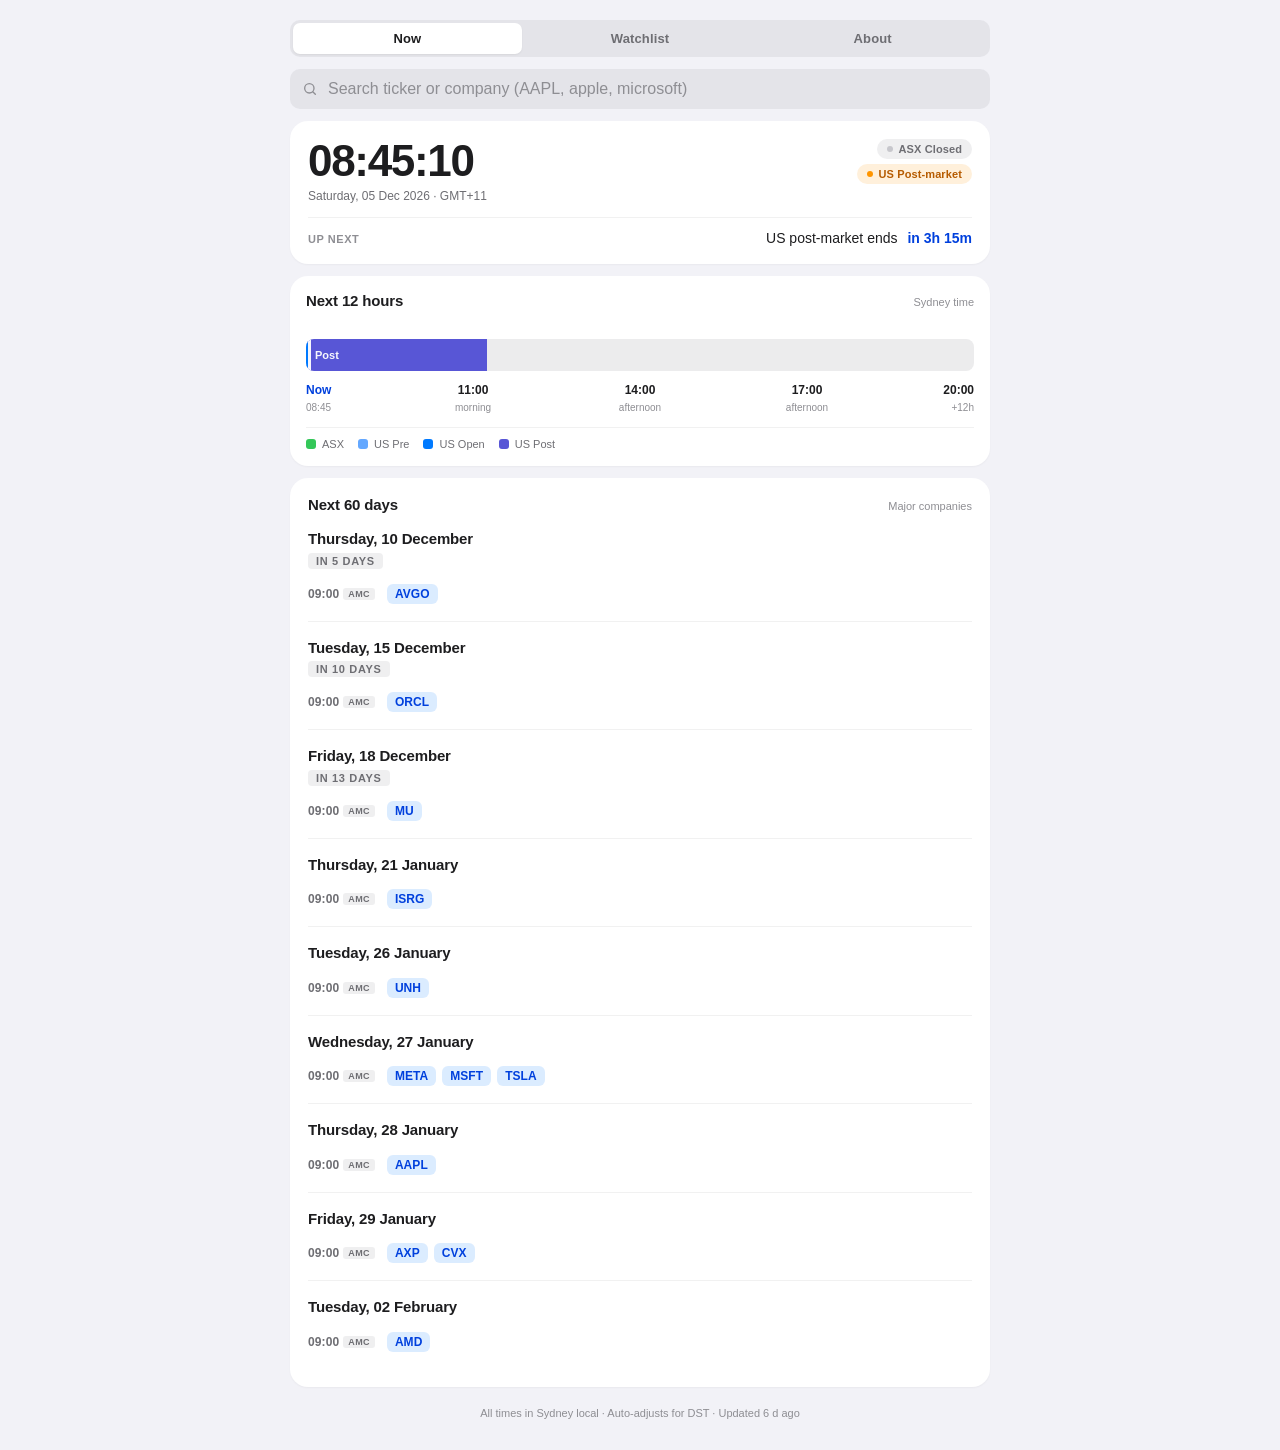
<file: index.html>
<!DOCTYPE html>
<html lang="en">
<head>
<meta charset="UTF-8" />
<meta name="viewport" content="width=device-width, initial-scale=1.0, viewport-fit=cover" />
<meta name="apple-mobile-web-app-capable" content="yes" />
<meta name="apple-mobile-web-app-status-bar-style" content="black-translucent" />
<title>Markets</title>
<link rel="icon" href="data:image/svg+xml,%3Csvg xmlns='http://www.w3.org/2000/svg' viewBox='0 0 100 100'%3E%3Crect width='100' height='100' rx='22' fill='%23000'/%3E%3Cpath d='M20 65L40 45L55 60L80 30' stroke='%2330d158' stroke-width='8' stroke-linecap='round' stroke-linejoin='round' fill='none'/%3E%3C/svg%3E" />
<link rel="stylesheet" href="style.css" />
</head>
<body>
<div class="wrap">

  <nav class="tabs">
    <a href="index.html" class="is-current">Now</a>
    <a href="favourites.html">Watchlist</a>
    <a href="about.html">About</a>
  </nav>

  <!-- Search box -->
  <div class="search-wrap">
    <svg class="search-icon" viewBox="0 0 24 24" fill="none" stroke="currentColor" stroke-width="2" stroke-linecap="round" stroke-linejoin="round">
      <circle cx="11" cy="11" r="7"/>
      <path d="m20 20-3.5-3.5"/>
    </svg>
    <input type="text" id="search-input" class="search-input" placeholder="Search ticker or company (AAPL, apple, microsoft)" autocomplete="off" autocorrect="off" spellcheck="false" />
    <button id="search-clear" class="search-clear" aria-label="Clear">✕</button>
  </div>

  <!-- Search results dropdown (hidden until typing) -->
  <div class="search-results is-hidden" id="search-results"></div>

  <!-- Hero: clock + status -->
  <div class="card">
    <div class="hero-top">
      <div>
        <div class="hero-clock" id="clock">––:––:––</div>
        <div class="hero-date" id="date">––</div>
      </div>
      <div class="hero-status">
        <span class="status-pill is-off" id="asx-pill">
          <span class="dot"></span>
          <span>ASX <span id="asx-detail">––</span></span>
        </span>
        <span class="status-pill is-off" id="us-pill">
          <span class="dot"></span>
          <span>US <span id="us-detail">––</span></span>
        </span>
      </div>
    </div>
    <div class="hero-next">
      <span class="hero-next-label">Up Next</span>
      <span class="hero-next-text">
        <span id="next-event">––</span>
        <span class="countdown" id="next-countdown">––</span>
      </span>
    </div>
  </div>

  <!-- Timeline -->
  <div class="card tl-card">
    <div class="card-head">
      <h3 class="card-title">Next 12 hours</h3>
      <span class="card-sub">Sydney time</span>
    </div>
    <div class="tl-stage">
      <div class="tl-bar" id="tl-bar">
        <span class="tl-now"></span>
      </div>
      <div class="tl-axis" id="tl-axis"></div>
    </div>
    <div class="tl-legend">
      <span class="tl-legend-item"><span class="legend-swatch" style="background: var(--green-soft)"></span>ASX</span>
      <span class="tl-legend-item"><span class="legend-swatch" style="background: var(--blue-soft)"></span>US Pre</span>
      <span class="tl-legend-item"><span class="legend-swatch" style="background: var(--blue)"></span>US Open</span>
      <span class="tl-legend-item"><span class="legend-swatch" style="background: var(--indigo)"></span>US Post</span>
    </div>
  </div>

  <!-- Upcoming earnings -->
  <div class="card">
    <div class="card-head">
      <h3 class="card-title" id="agenda-title">Upcoming Earnings</h3>
      <span class="card-sub" id="agenda-sub">Sydney time</span>
    </div>
    <div id="agenda"></div>
  </div>

  <p class="foot">All times in Sydney local · Auto-adjusts for DST · <span id="updated-status">Loading…</span></p>

</div>

<script src="markets.js"></script>
<script>
(function () {
  const M = window.MarketsLib;

  let lastTimelineMinute = -1;
  let lastAgendaMinute = -1;

  function applyPill(el, state) {
    el.classList.remove('is-on', 'is-soon', 'is-off');
    el.classList.add('is-' + state);
  }

  function update() {
    const now = new Date();
    const sydP = M.partsInTz(M.SYD, now);

    document.getElementById('clock').textContent = M.fmtClockHMS(sydP);
    document.getElementById('date').textContent =
      M.DAY_LONG[sydP.dayIdx] + ', ' + sydP.day + ' ' + sydP.month + ' ' + sydP.year + ' · ' + sydP.timeZoneName;

    const asxSt = M.asxStatusText(now);
    const usSt = M.usStatusText(now);
    applyPill(document.getElementById('asx-pill'), asxSt.state);
    applyPill(document.getElementById('us-pill'), usSt.state);
    document.getElementById('asx-detail').textContent = asxSt.text;
    document.getElementById('us-detail').textContent = usSt.text;

    const nx = M.findNextEvent(now);
    if (nx) {
      document.getElementById('next-event').textContent = nx.label;
      document.getElementById('next-countdown').textContent = M.fmtCountdown(nx.time - now);
    }

    const minuteKey = Math.floor(now.getTime() / 60000);
    if (minuteKey !== lastTimelineMinute) {
      M.renderTimeline(now, document.getElementById('tl-bar'), document.getElementById('tl-axis'), 12);
      lastTimelineMinute = minuteKey;
    }

    const agendaKey = Math.floor(now.getTime() / (5 * 60000));
    if (agendaKey !== lastAgendaMinute) {
      renderAgenda();
      lastAgendaMinute = agendaKey;
    }

    let tab = '';
    if (asxSt.state === 'on' && usSt.state === 'on') tab = 'ASX & US Open';
    else if (asxSt.state === 'on') tab = 'ASX Open';
    else if (usSt.state === 'on') tab = 'US Open';
    else if (usSt.state === 'soon') tab = 'US ' + usSt.text;
    else if (asxSt.state === 'soon') tab = 'ASX ' + asxSt.text;
    else tab = 'Closed';
    document.title = tab + ' · Markets';
  }

  function renderAgenda() {
    const now = new Date();
    const result = M.buildAgenda(now, { minItems: 5, maxItems: 12 });
    M.renderAgendaItems(result.items, document.getElementById('agenda'), {
      showFavBtn: true,
      onChange: renderAgenda,
      emptyMsg: 'No upcoming earnings'
    });

    const titleEl = document.getElementById('agenda-title');
    const subEl = document.getElementById('agenda-sub');

    if (result.items.length === 0) {
      titleEl.textContent = 'Upcoming Earnings';
      subEl.textContent = '—';
    } else if (result.days <= 7) {
      titleEl.textContent = 'Next 7 days';
    } else {
      titleEl.textContent = 'Next ' + result.days + ' days';
    }

    const favs = M.getFavourites();
    if (favs.length > 0) {
      subEl.textContent = '★ ' + favs.length + ' watching';
    } else {
      subEl.textContent = 'Major companies';
    }
  }

  // ── Search (live, on top of page) ──
  const searchInput = document.getElementById('search-input');
  const searchClear = document.getElementById('search-clear');
  const searchResults = document.getElementById('search-results');
  let searchTimer = null;

  function renderSearchResults(query) {
    const q = (query || '').trim();
    if (!q) {
      searchResults.classList.add('is-hidden');
      return;
    }

    const matches = M.searchEntries(q, { limit: 20 });
    searchResults.classList.remove('is-hidden');

    if (matches.length === 0) {
      searchResults.innerHTML = '<div class="search-empty">No matches found<br><span style="font-size:11px;">Not all companies are in the next 180 days</span></div>';
      return;
    }

    // Convert search results to agenda items
    const items = matches.map(e => ({
      sydDate: M.partsInTz(M.SYD, new Date(0)) && (function(){
        // Reconstruct sydDate from ny components
        const d = new Date();
        // Use library's nyWallToDate helper indirectly via nextEarningsFor
        const next = M.nextEarningsFor(e.s);
        return next ? next.sydDate : null;
      })(),
      symbol: e.s,
      name: e.n,
      type: e.t,
      major: !!e.maj,
      favourite: M.isFavourite(e.s),
    })).filter(it => it.sydDate);

    M.renderAgendaItems(items, searchResults, {
      showFavBtn: true,
      onChange: () => {
        renderSearchResults(searchInput.value);
        renderAgenda();
      }
    });
  }

  searchInput.addEventListener('input', () => {
    searchClear.classList.toggle('is-visible', searchInput.value.length > 0);
    clearTimeout(searchTimer);
    searchTimer = setTimeout(() => renderSearchResults(searchInput.value), 100);
  });
  searchClear.addEventListener('click', () => {
    searchInput.value = '';
    searchClear.classList.remove('is-visible');
    renderSearchResults('');
    searchInput.focus();
  });

  // Hide search results when clicking outside
  document.addEventListener('click', (e) => {
    if (!searchInput.contains(e.target) && !searchResults.contains(e.target) && !searchClear.contains(e.target)) {
      // Don't hide; user might be reading. Only hide on Escape.
    }
  });
  searchInput.addEventListener('keydown', (e) => {
    if (e.key === 'Escape') {
      searchInput.value = '';
      searchClear.classList.remove('is-visible');
      renderSearchResults('');
      searchInput.blur();
    }
  });

  update();
  setInterval(update, 1000);
  M.onEarningsUpdate(() => {
    renderAgenda();
    if (searchInput.value.trim()) renderSearchResults(searchInput.value);
    updateStatusFooter();
  });

  function updateStatusFooter() {
    const updated = M.getEarningsUpdatedAt();
    const el = document.getElementById('updated-status');
    if (!updated) {
      el.textContent = 'Data offline';
      return;
    }
    const dt = new Date(updated);
    const ageMin = Math.floor((Date.now() - dt.getTime()) / 60000);
    let ageText;
    if (ageMin < 60) ageText = ageMin + ' min ago';
    else if (ageMin < 1440) ageText = Math.floor(ageMin / 60) + ' h ago';
    else ageText = Math.floor(ageMin / 1440) + ' d ago';
    el.textContent = 'Updated ' + ageText;
  }
  updateStatusFooter();
  setInterval(updateStatusFooter, 60000);
})();
</script>
</body>
</html>
</file>
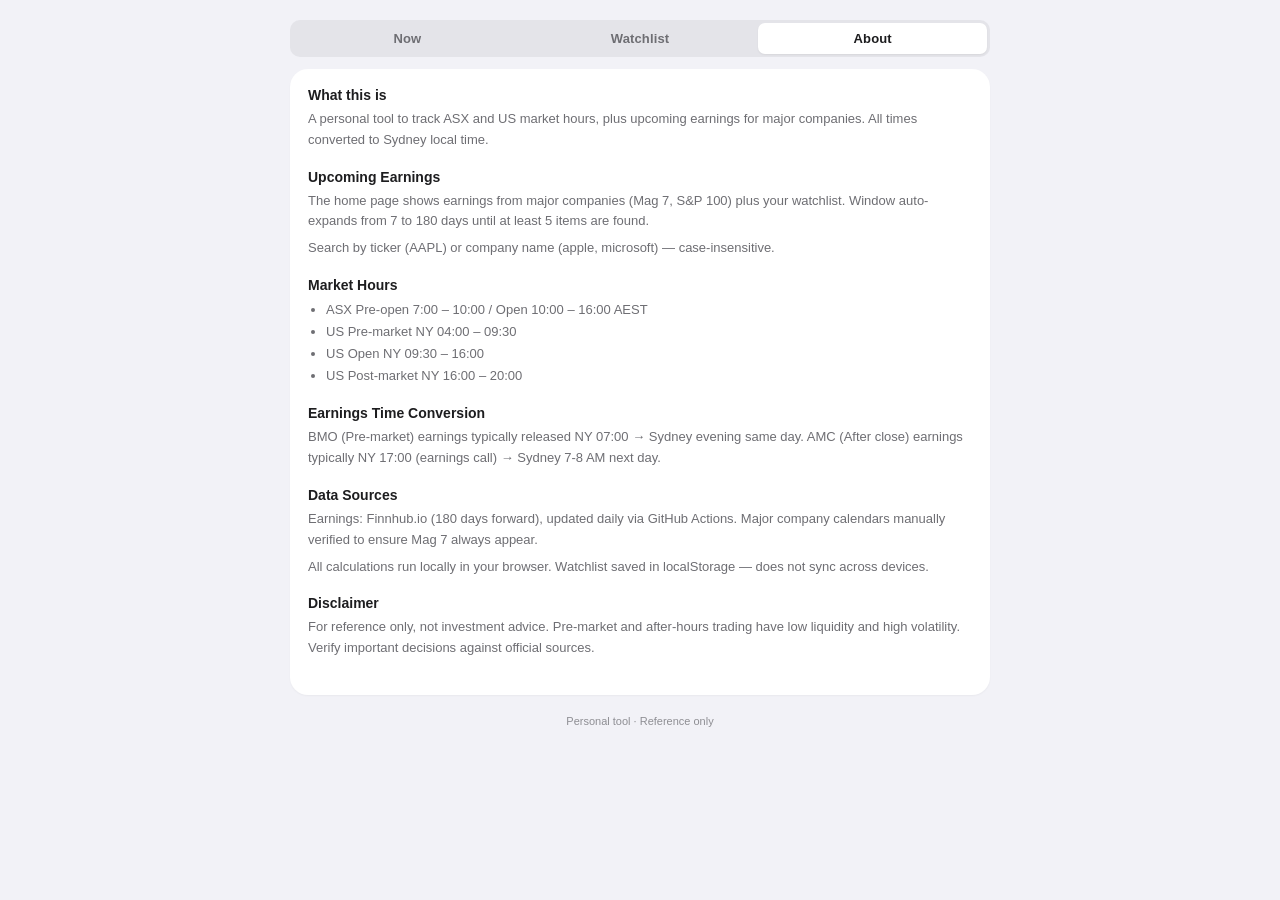
<file: about.html>
<!DOCTYPE html>
<html lang="en">
<head>
<meta charset="UTF-8" />
<meta name="viewport" content="width=device-width, initial-scale=1.0, viewport-fit=cover" />
<meta name="apple-mobile-web-app-capable" content="yes" />
<meta name="apple-mobile-web-app-status-bar-style" content="black-translucent" />
<title>About · Markets</title>
<link rel="icon" href="data:image/svg+xml,%3Csvg xmlns='http://www.w3.org/2000/svg' viewBox='0 0 100 100'%3E%3Crect width='100' height='100' rx='22' fill='%23000'/%3E%3Cpath d='M20 65L40 45L55 60L80 30' stroke='%2330d158' stroke-width='8' stroke-linecap='round' stroke-linejoin='round' fill='none'/%3E%3C/svg%3E" />
<link rel="stylesheet" href="style.css" />
</head>
<body>
<div class="wrap">

  <nav class="tabs">
    <a href="index.html">Now</a>
    <a href="favourites.html">Watchlist</a>
    <a href="about.html" class="is-current">About</a>
  </nav>

  <div class="card">
    <div class="about-section">
      <h3>What this is</h3>
      <p>A personal tool to track ASX and US market hours, plus upcoming earnings for major companies. All times converted to Sydney local time.</p>
    </div>

    <div class="about-section">
      <h3>Upcoming Earnings</h3>
      <p>The home page shows earnings from major companies (Mag 7, S&amp;P 100) plus your watchlist. Window auto-expands from 7 to 180 days until at least 5 items are found.</p>
      <p>Search by ticker (AAPL) or company name (apple, microsoft) — case-insensitive.</p>
    </div>

    <div class="about-section">
      <h3>Market Hours</h3>
      <ul>
        <li>ASX Pre-open 7:00 – 10:00 / Open 10:00 – 16:00 AEST</li>
        <li>US Pre-market NY 04:00 – 09:30</li>
        <li>US Open NY 09:30 – 16:00</li>
        <li>US Post-market NY 16:00 – 20:00</li>
      </ul>
    </div>

    <div class="about-section">
      <h3>Earnings Time Conversion</h3>
      <p>BMO (Pre-market) earnings typically released NY 07:00 → Sydney evening same day. AMC (After close) earnings typically NY 17:00 (earnings call) → Sydney 7-8 AM next day.</p>
    </div>

    <div class="about-section">
      <h3>Data Sources</h3>
      <p>Earnings: Finnhub.io (180 days forward), updated daily via GitHub Actions. Major company calendars manually verified to ensure Mag 7 always appear.</p>
      <p>All calculations run locally in your browser. Watchlist saved in localStorage — does not sync across devices.</p>
    </div>

    <div class="about-section">
      <h3>Disclaimer</h3>
      <p>For reference only, not investment advice. Pre-market and after-hours trading have low liquidity and high volatility. Verify important decisions against official sources.</p>
    </div>
  </div>

  <p class="foot">Personal tool · Reference only</p>

</div>
</body>
</html>
</file>
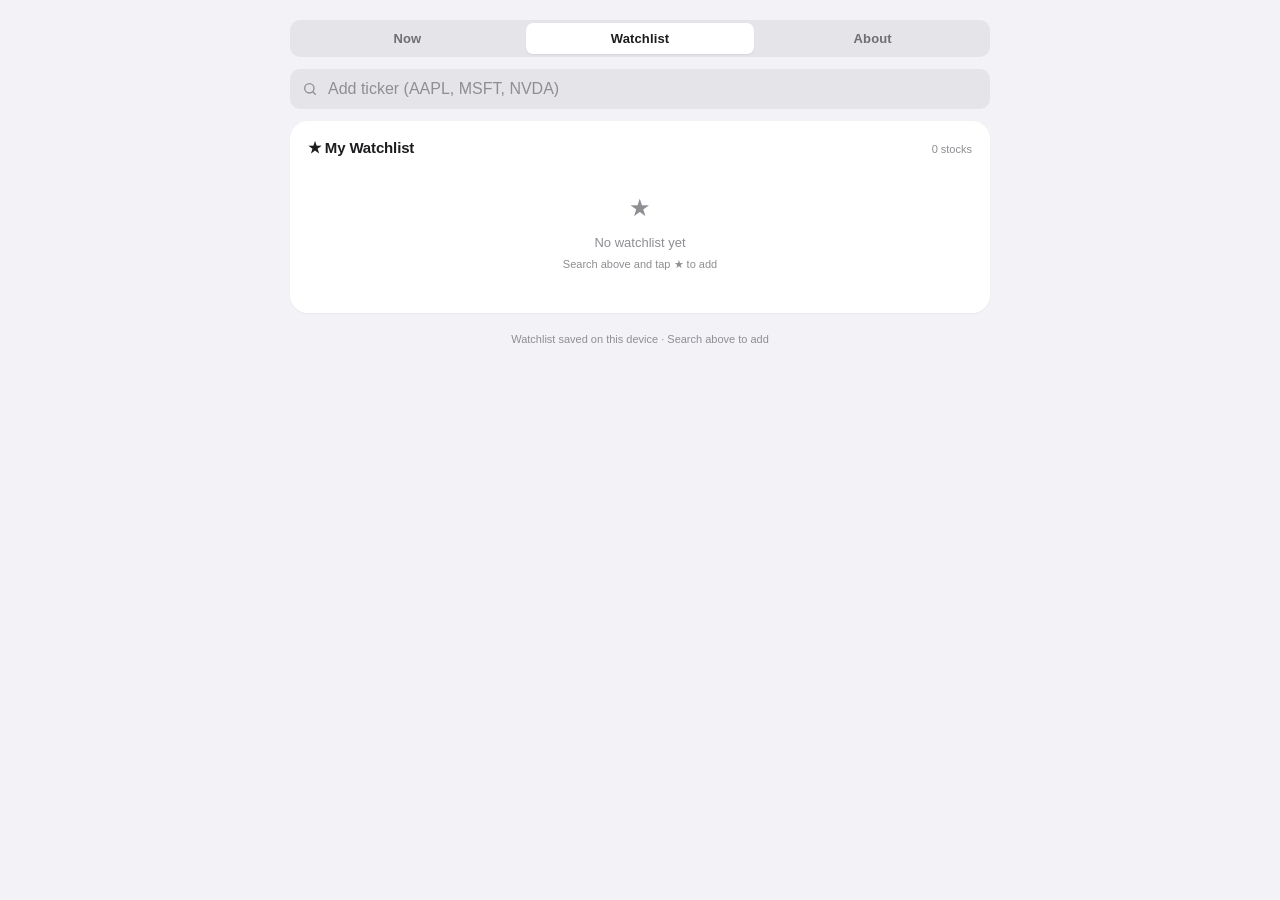
<file: favourites.html>
<!DOCTYPE html>
<html lang="en">
<head>
<meta charset="UTF-8" />
<meta name="viewport" content="width=device-width, initial-scale=1.0, viewport-fit=cover" />
<meta name="apple-mobile-web-app-capable" content="yes" />
<meta name="apple-mobile-web-app-status-bar-style" content="black-translucent" />
<title>Watchlist · Markets</title>
<link rel="icon" href="data:image/svg+xml,%3Csvg xmlns='http://www.w3.org/2000/svg' viewBox='0 0 100 100'%3E%3Crect width='100' height='100' rx='22' fill='%23000'/%3E%3Cpath d='M20 65L40 45L55 60L80 30' stroke='%2330d158' stroke-width='8' stroke-linecap='round' stroke-linejoin='round' fill='none'/%3E%3C/svg%3E" />
<link rel="stylesheet" href="style.css" />
</head>
<body>
<div class="wrap">

  <nav class="tabs">
    <a href="index.html">Now</a>
    <a href="favourites.html" class="is-current">Watchlist</a>
    <a href="about.html">About</a>
  </nav>

  <!-- Search -->
  <div class="search-wrap">
    <svg class="search-icon" viewBox="0 0 24 24" fill="none" stroke="currentColor" stroke-width="2" stroke-linecap="round" stroke-linejoin="round">
      <circle cx="11" cy="11" r="7"/>
      <path d="m20 20-3.5-3.5"/>
    </svg>
    <input type="text" id="search-input" class="search-input" placeholder="Add ticker (AAPL, MSFT, NVDA)" autocomplete="off" autocorrect="off" spellcheck="false" />
    <button id="search-clear" class="search-clear" aria-label="Clear">✕</button>
  </div>

  <div class="search-results is-hidden" id="search-results"></div>

  <!-- Watchlist -->
  <div class="card">
    <div class="card-head">
      <h3 class="card-title">★ My Watchlist</h3>
      <span class="card-sub" id="fav-count">0 stocks</span>
    </div>
    <div id="fav-list"></div>
  </div>

  <p class="foot">Watchlist saved on this device · Search above to add</p>

</div>

<script src="markets.js"></script>
<script>
(function () {
  const M = window.MarketsLib;
  const searchInput = document.getElementById('search-input');
  const searchClear = document.getElementById('search-clear');
  const searchResults = document.getElementById('search-results');
  const favList = document.getElementById('fav-list');
  const favCount = document.getElementById('fav-count');

  function renderFavourites() {
    const favs = M.getFavourites();
    favCount.textContent = favs.length + (favs.length === 1 ? ' stock' : ' stocks');

    if (favs.length === 0) {
      favList.innerHTML = '<div class="empty"><div class="empty-icon">★</div>No watchlist yet<br><span style="font-size:11px;">Search above and tap ★ to add</span></div>';
      return;
    }

    const items = favs.map(sym => {
      const next = M.nextEarningsFor(sym);
      return next ? {
        sydDate: next.sydDate,
        symbol: next.s,
        name: next.n,
        type: next.t,
        major: !!next.maj,
        favourite: true,
      } : null;
    }).filter(Boolean);

    items.sort((a, b) => a.sydDate - b.sydDate);

    // Show items with earnings + missing items
    const symsWithEarnings = new Set(items.map(it => it.symbol));
    const missing = favs.filter(s => !symsWithEarnings.has(s));

    M.renderAgendaItems(items, favList, {
      showFavBtn: true,
      onChange: () => {
        renderFavourites();
        if (searchInput.value.trim()) renderSearchResults(searchInput.value);
      }
    });

    // Append missing
    missing.forEach(sym => {
      const div = document.createElement('div');
      div.className = 'ag-item';
      div.innerHTML = `
        <div class="ag-info">
          <div class="ag-row1">
            <span class="ag-sym is-fav">${sym}</span>
          </div>
          <span class="ag-tag" style="background:transparent;color:var(--text-3);padding-left:0;">No upcoming earnings within 180 days</span>
        </div>
        <div class="ag-when"></div>
        <button class="fav-btn is-fav" data-sym="${sym}"><svg viewBox="0 0 24 24"><path d="M12 2.5l2.95 6.55 7.05.62-5.36 4.65 1.6 6.93L12 17.6l-6.24 3.65 1.6-6.93L2 9.67l7.05-.62z"/></svg></button>
      `;
      favList.appendChild(div);
    });

    favList.querySelectorAll('.fav-btn').forEach(btn => {
      btn.addEventListener('click', () => {
        M.toggleFavourite(btn.getAttribute('data-sym'));
        renderFavourites();
      });
    });
  }

  function renderSearchResults(query) {
    const q = (query || '').trim();
    if (!q) {
      searchResults.classList.add('is-hidden');
      return;
    }

    const matches = M.searchEntries(q, { limit: 20 });
    searchResults.classList.remove('is-hidden');

    if (matches.length === 0) {
      searchResults.innerHTML = '<div class="search-empty">No matches found</div>';
      return;
    }

    const items = matches.map(e => {
      const next = M.nextEarningsFor(e.s);
      return next ? {
        sydDate: next.sydDate,
        symbol: next.s,
        name: next.n,
        type: next.t,
        major: !!next.maj,
        favourite: M.isFavourite(next.s),
      } : null;
    }).filter(Boolean);

    M.renderAgendaItems(items, searchResults, {
      showFavBtn: true,
      onChange: () => {
        renderSearchResults(searchInput.value);
        renderFavourites();
      }
    });
  }

  let searchTimer = null;
  searchInput.addEventListener('input', () => {
    searchClear.classList.toggle('is-visible', searchInput.value.length > 0);
    clearTimeout(searchTimer);
    searchTimer = setTimeout(() => renderSearchResults(searchInput.value), 100);
  });
  searchClear.addEventListener('click', () => {
    searchInput.value = '';
    searchClear.classList.remove('is-visible');
    renderSearchResults('');
    searchInput.focus();
  });
  searchInput.addEventListener('keydown', (e) => {
    if (e.key === 'Escape') {
      searchInput.value = '';
      searchClear.classList.remove('is-visible');
      renderSearchResults('');
      searchInput.blur();
    }
  });

  renderFavourites();
  M.onEarningsUpdate(() => {
    renderFavourites();
    if (searchInput.value.trim()) renderSearchResults(searchInput.value);
  });
})();
</script>
</body>
</html>
</file>
<file: style.css>
:root {
  --bg: #f2f2f7;
  --card: #ffffff;
  --text-1: #1d1d1f;
  --text-2: #6e6e73;
  --text-3: #8e8e93;
  --text-4: #c7c7cc;
  --divider: rgba(60, 60, 67, 0.07);

  --green: #30d158;
  --green-soft: #34c759;
  --green-bg: rgba(48, 209, 88, 0.14);
  --green-text: #1f7f3b;

  --orange: #ff9500;
  --orange-bg: rgba(255, 149, 0, 0.14);
  --orange-text: #b65b00;

  --blue: #007aff;
  --blue-soft: #64a8ff;
  --blue-bg: rgba(0, 122, 255, 0.14);
  --blue-text: #0040dd;

  --indigo: #5856d6;

  --yellow: #ffcc00;
  --yellow-bg: rgba(255, 204, 0, 0.18);

  --red-text: #c0392b;

  --gray-bg: rgba(120, 120, 128, 0.12);
  --gray-text: #6e6e73;

  --closed-track: rgba(120, 120, 128, 0.14);
  --shadow: 0 1px 2px rgba(0, 0, 0, 0.04);
  --input-bg: rgba(120, 120, 128, 0.12);
}

@media (prefers-color-scheme: dark) {
  :root {
    --bg: #000000;
    --card: #1c1c1e;
    --text-1: #ffffff;
    --text-2: rgba(235, 235, 245, 0.6);
    --text-3: rgba(235, 235, 245, 0.45);
    --text-4: rgba(235, 235, 245, 0.25);
    --divider: rgba(84, 84, 88, 0.22);

    --green-bg: rgba(48, 209, 88, 0.20);
    --green-text: #30d158;
    --orange-bg: rgba(255, 159, 10, 0.20);
    --orange-text: #ff9f0a;
    --blue: #0a84ff;
    --blue-soft: #4ea3ff;
    --blue-bg: rgba(10, 132, 255, 0.20);
    --blue-text: #64d2ff;
    --indigo: #5e5ce6;
    --yellow: #ffd60a;
    --yellow-bg: rgba(255, 214, 10, 0.22);
    --red-text: #ff453a;
    --gray-bg: rgba(120, 120, 128, 0.32);
    --gray-text: rgba(235, 235, 245, 0.6);
    --closed-track: rgba(120, 120, 128, 0.18);
    --shadow: 0 1px 2px rgba(0, 0, 0, 0.4);
    --input-bg: rgba(120, 120, 128, 0.24);
  }
}

* { box-sizing: border-box; -webkit-tap-highlight-color: transparent; }
html, body { margin: 0; padding: 0; }
body {
  font-family: -apple-system, BlinkMacSystemFont, "SF Pro Display", "SF Pro Text", "Helvetica Neue", "Segoe UI", Roboto, sans-serif;
  -webkit-font-smoothing: antialiased;
  -moz-osx-font-smoothing: grayscale;
  background: var(--bg);
  color: var(--text-1);
  min-height: 100vh;
  padding: max(20px, env(safe-area-inset-top)) 16px max(28px, env(safe-area-inset-bottom));
}

a { color: var(--blue-text); text-decoration: none; }

.wrap { max-width: 700px; margin: 0 auto; }

/* ─── Top tab bar ─── */
.tabs {
  display: flex;
  gap: 4px;
  background: var(--gray-bg);
  border-radius: 10px;
  padding: 3px;
  margin: 0 0 12px;
}
.tabs a {
  flex: 1;
  text-align: center;
  padding: 8px 4px;
  font-size: 13px;
  font-weight: 600;
  color: var(--text-2);
  border-radius: 7px;
  letter-spacing: 0.01em;
  transition: background 0.15s, color 0.15s;
}
.tabs a.is-current {
  background: var(--card);
  color: var(--text-1);
  box-shadow: 0 1px 2px rgba(0,0,0,0.06);
}

/* ─── Search box (compact, sits above hero) ─── */
.search-wrap {
  position: relative;
  margin-bottom: 12px;
}
.search-input {
  width: 100%;
  padding: 11px 16px 11px 38px;
  font-size: 16px;
  font-family: inherit;
  color: var(--text-1);
  background: var(--input-bg);
  border: none;
  border-radius: 10px;
  outline: none;
  -webkit-appearance: none;
  appearance: none;
}
.search-input::placeholder { color: var(--text-3); }
.search-input:focus {
  box-shadow: 0 0 0 3px var(--blue-bg);
}
.search-icon {
  position: absolute;
  left: 12px;
  top: 50%;
  transform: translateY(-50%);
  width: 16px; height: 16px;
  color: var(--text-3);
  pointer-events: none;
}
.search-clear {
  position: absolute;
  right: 8px;
  top: 50%;
  transform: translateY(-50%);
  width: 24px; height: 24px;
  border: none;
  background: rgba(120, 120, 128, 0.4);
  color: var(--card);
  border-radius: 50%;
  font-size: 11px;
  cursor: pointer;
  display: none;
  align-items: center; justify-content: center;
}
.search-clear.is-visible { display: flex; }

/* Search results dropdown (overlays page when active) */
.search-results {
  background: var(--card);
  border-radius: 14px;
  margin: -8px 0 12px;
  padding: 8px;
  box-shadow: var(--shadow);
  max-height: 60vh;
  overflow-y: auto;
}
.search-results.is-hidden { display: none; }
.search-result-item {
  display: flex;
  align-items: center;
  gap: 12px;
  padding: 10px 8px;
  border-radius: 8px;
  cursor: pointer;
}
.search-result-item:hover { background: var(--input-bg); }
.search-result-info { flex: 1; min-width: 0; }
.search-result-sym {
  font-size: 14px;
  font-weight: 600;
  color: var(--text-1);
}
.search-result-name {
  font-size: 12px;
  color: var(--text-2);
  margin-top: 1px;
  overflow: hidden;
  text-overflow: ellipsis;
  white-space: nowrap;
}
.search-result-when {
  font-size: 12px;
  color: var(--text-3);
  font-variant-numeric: tabular-nums;
  text-align: right;
  flex: none;
  white-space: nowrap;
}
.search-empty {
  text-align: center;
  color: var(--text-3);
  font-size: 13px;
  padding: 16px;
}

/* ─── Card base ─── */
.card {
  background: var(--card);
  border-radius: 18px;
  padding: 18px;
  margin-bottom: 12px;
  box-shadow: var(--shadow);
}

/* ─── Hero: clock + status combined ─── */
.hero-top {
  display: flex;
  align-items: flex-start;
  justify-content: space-between;
  gap: 12px;
}
.hero-clock {
  font-size: 44px;
  font-weight: 600;
  letter-spacing: -0.03em;
  font-variant-numeric: tabular-nums;
  line-height: 1;
  margin: 0;
  color: var(--text-1);
}
.hero-date {
  font-size: 12px;
  color: var(--text-2);
  margin: 6px 0 0;
  font-variant-numeric: tabular-nums;
}
.hero-status {
  display: flex;
  flex-direction: column;
  gap: 5px;
  align-items: flex-end;
  flex: none;
}
.status-pill {
  display: inline-flex;
  align-items: center;
  gap: 6px;
  padding: 4px 10px;
  border-radius: 999px;
  font-size: 11px;
  font-weight: 600;
  letter-spacing: 0.01em;
  white-space: nowrap;
}
.status-pill .dot {
  width: 6px; height: 6px;
  border-radius: 50%;
  flex: none;
}
.status-pill.is-on {
  background: var(--green-bg);
  color: var(--green-text);
}
.status-pill.is-on .dot {
  background: var(--green);
  animation: pulse 2s ease-in-out infinite;
}
.status-pill.is-soon {
  background: var(--orange-bg);
  color: var(--orange-text);
}
.status-pill.is-soon .dot { background: var(--orange); }
.status-pill.is-off {
  background: var(--gray-bg);
  color: var(--gray-text);
}
.status-pill.is-off .dot { background: var(--text-4); }

@keyframes pulse {
  0%, 100% { opacity: 1; }
  50% { opacity: 0.55; }
}

.hero-next {
  display: flex;
  align-items: baseline;
  justify-content: space-between;
  margin-top: 14px;
  padding-top: 12px;
  border-top: 0.5px solid var(--divider);
  gap: 12px;
}
.hero-next-label {
  font-size: 11px;
  font-weight: 600;
  letter-spacing: 0.05em;
  text-transform: uppercase;
  color: var(--text-3);
}
.hero-next-text {
  font-size: 14px;
  color: var(--text-1);
  font-weight: 500;
}
.hero-next-text .countdown {
  color: var(--blue-text);
  font-weight: 600;
  margin-left: 6px;
}

/* ─── Timeline ─── */
.tl-card { padding: 16px; }
.tl-stage {
  position: relative;
  padding-top: 18px;
}
.tl-bar {
  position: relative;
  height: 32px;
  background: var(--closed-track);
  border-radius: 8px;
  overflow: hidden;
}
.tl-seg {
  position: absolute;
  top: 0; bottom: 0;
  display: flex;
  align-items: center;
  padding: 0 9px;
  overflow: hidden;
  font-size: 11px;
  font-weight: 600;
  color: rgba(255,255,255,0.95);
  white-space: nowrap;
}
.tl-seg.is-tight { padding: 0 4px; font-size: 10px; }
.tl-seg.is-narrow { padding: 0; }
.tl-seg.is-narrow .tl-seg-label { display: none; }

.seg-asx { background: var(--green-soft); }
.seg-us-pre { background: var(--blue-soft); }
.seg-us-reg { background: var(--blue); }
.seg-us-post { background: var(--indigo); }

.tl-now {
  position: absolute;
  top: -10px; bottom: -10px;
  left: 0;
  width: 2px;
  background: var(--blue);
  z-index: 5;
  border-radius: 2px;
  box-shadow: 0 0 0 3px rgba(255, 255, 255, 0.95);
}
.tl-now::before {
  content: '';
  position: absolute;
  bottom: -4px;
  left: -4px;
  width: 10px; height: 10px;
  border-radius: 50%;
  background: var(--blue);
  border: 2px solid var(--card);
  box-sizing: content-box;
}
@media (prefers-color-scheme: dark) {
  .tl-now {
    box-shadow: 0 0 0 3px rgba(28, 28, 30, 0.95);
  }
}

.tl-axis {
  position: relative;
  margin: 12px 0 0;
  height: 32px;
  font-variant-numeric: tabular-nums;
}
.tl-axis-tick {
  position: absolute;
  top: 0;
  transform: translateX(-50%);
  text-align: center;
  line-height: 1.3;
}
.tl-axis-tick.is-edge:first-child { transform: translateX(0); text-align: left; }
.tl-axis-tick.is-edge:last-child { transform: translateX(-100%); text-align: right; }
.tl-axis-tick .num {
  display: block;
  font-size: 12px;
  font-weight: 600;
  color: var(--text-1);
}
.tl-axis-tick .lbl {
  display: block;
  font-size: 10px;
  color: var(--text-3);
  font-weight: 500;
  margin-top: 2px;
}
.tl-axis-tick.is-now .num { color: var(--blue-text); }

.tl-legend {
  display: flex;
  flex-wrap: wrap;
  gap: 8px 14px;
  margin: 12px 0 0;
  padding: 10px 0 0;
  border-top: 0.5px solid var(--divider);
  font-size: 11px;
  color: var(--text-2);
}
.tl-legend-item { display: inline-flex; align-items: center; gap: 6px; }
.legend-swatch { width: 10px; height: 10px; border-radius: 3px; flex: none; }

/* ─── Card head ─── */
.card-head {
  display: flex;
  align-items: baseline;
  justify-content: space-between;
  margin: 0 0 12px;
  gap: 12px;
}
.card-title {
  font-size: 15px;
  font-weight: 700;
  color: var(--text-1);
  margin: 0;
  letter-spacing: -0.01em;
}
.card-sub { font-size: 11px; color: var(--text-3); font-weight: 500; }

/* ─── Agenda: grouped by day with inline ticker chips ─── */
.ag-day {
  padding: 16px 0 12px;
  border-top: 0.5px solid var(--divider);
}
.ag-day:first-child { padding-top: 4px; border-top: 0; }

.ag-day-head {
  margin-bottom: 10px;
}
.ag-day-date {
  font-size: 15px;
  font-weight: 700;
  color: var(--text-1);
  font-variant-numeric: tabular-nums;
  letter-spacing: -0.01em;
  display: block;
  line-height: 1.3;
}
.ag-day-rel {
  display: inline-block;
  font-size: 11px;
  font-weight: 700;
  letter-spacing: 0.06em;
  text-transform: uppercase;
  padding: 2px 8px;
  border-radius: 4px;
  margin-top: 4px;
  background: var(--gray-bg);
  color: var(--gray-text);
}
.ag-day-rel.is-today {
  background: var(--green-bg);
  color: var(--green-text);
}
.ag-day-rel.is-tomorrow {
  background: var(--orange-bg);
  color: var(--orange-text);
}
.ag-day-rel.is-soon {
  background: var(--blue-bg);
  color: var(--blue-text);
}

.ag-session-row {
  display: grid;
  grid-template-columns: auto 1fr;
  gap: 12px;
  align-items: baseline;
  padding: 5px 0;
}
.ag-session-time {
  font-size: 12px;
  font-weight: 600;
  color: var(--text-2);
  font-variant-numeric: tabular-nums;
  white-space: nowrap;
  letter-spacing: 0.01em;
}
.ag-session-time .ag-session-tag {
  display: inline-block;
  font-size: 9px;
  padding: 1px 5px;
  background: var(--gray-bg);
  color: var(--gray-text);
  border-radius: 3px;
  font-weight: 700;
  letter-spacing: 0.04em;
  margin-left: 4px;
  vertical-align: 1px;
}
.ag-tickers {
  display: flex;
  flex-wrap: wrap;
  gap: 4px 6px;
  align-items: center;
}
.ag-chip {
  display: inline-flex;
  align-items: center;
  gap: 4px;
  padding: 3px 8px;
  background: var(--input-bg);
  color: var(--text-1);
  border-radius: 6px;
  font-size: 12px;
  font-weight: 600;
  cursor: pointer;
  border: none;
  font-family: inherit;
  letter-spacing: 0.005em;
  transition: background 0.15s;
}
.ag-chip:hover { background: var(--gray-bg); }
.ag-chip:active { background: var(--blue-bg); color: var(--blue-text); }
.ag-chip.is-fav {
  background: var(--yellow-bg);
  color: #8a6800;
}
.ag-chip.is-fav::before {
  content: '★';
  font-size: 10px;
  color: var(--yellow);
}
.ag-chip.is-major:not(.is-fav) {
  background: var(--blue-bg);
  color: var(--blue-text);
}
.ag-chip.is-expanded {
  background: var(--blue-bg);
  color: var(--blue-text);
}
@media (prefers-color-scheme: dark) {
  .ag-chip.is-fav { color: var(--yellow); }
}

/* Expanded ticker info (shown when chip is tapped) */
.ag-detail {
  width: 100%;
  margin: 6px 0 4px;
  padding: 10px 12px;
  background: var(--input-bg);
  border-radius: 8px;
  display: grid;
  grid-template-columns: 1fr auto;
  gap: 10px;
  align-items: center;
}
.ag-detail-info { min-width: 0; }
.ag-detail-sym {
  font-size: 14px;
  font-weight: 700;
  color: var(--text-1);
}
.ag-detail-name {
  font-size: 12px;
  color: var(--text-2);
  margin-top: 2px;
}
.ag-detail-fav {
  width: 30px; height: 30px;
  border: none;
  background: transparent;
  cursor: pointer;
  border-radius: 50%;
  display: flex;
  align-items: center;
  justify-content: center;
  padding: 0;
}
.ag-detail-fav svg {
  width: 18px; height: 18px;
  fill: none;
  stroke: var(--text-3);
  stroke-width: 1.7;
  stroke-linejoin: round;
}
.ag-detail-fav.is-fav svg {
  fill: var(--yellow);
  stroke: var(--yellow);
}

/* Old ag-* classes kept for fallback (search results / watchlist) */
.ag-group {
  padding: 14px 0;
  border-top: 0.5px solid var(--divider);
}
.ag-group:first-child { padding-top: 4px; border-top: 0; }

.ag-group-head {
  display: flex;
  align-items: baseline;
  justify-content: space-between;
  margin-bottom: 8px;
  gap: 8px;
}
.ag-group-when {
  font-size: 13px;
  font-weight: 700;
  color: var(--text-1);
  font-variant-numeric: tabular-nums;
  letter-spacing: -0.005em;
}
.ag-group-when-rel {
  font-weight: 500;
  color: var(--text-3);
  font-size: 12px;
  margin-left: 6px;
}
.ag-group-when.is-soon .ag-group-when-rel { color: var(--orange-text); font-weight: 700; }
.ag-group-when.is-imminent .ag-group-when-rel { color: var(--red-text); font-weight: 700; }
.ag-group-tag {
  display: inline-block;
  font-size: 10px;
  padding: 2px 7px;
  background: var(--gray-bg);
  color: var(--gray-text);
  border-radius: 4px;
  font-weight: 600;
  letter-spacing: 0.02em;
  white-space: nowrap;
  flex: none;
}

.ag-companies {
  display: flex;
  flex-direction: column;
  gap: 4px;
}
.ag-company {
  display: flex;
  align-items: center;
  gap: 8px;
  padding: 4px 0;
}
.ag-company-info {
  flex: 1;
  min-width: 0;
  display: flex;
  align-items: baseline;
  gap: 8px;
  flex-wrap: wrap;
}
.ag-company-sym {
  font-size: 14px;
  font-weight: 700;
  color: var(--text-1);
  letter-spacing: -0.01em;
}
.ag-company-sym.is-fav::before {
  content: '★';
  color: var(--yellow);
  margin-right: 4px;
  font-size: 12px;
}
.ag-company-name {
  font-size: 13px;
  color: var(--text-2);
  font-weight: 400;
  overflow: hidden;
  text-overflow: ellipsis;
  white-space: nowrap;
  max-width: 220px;
}

.ag-item {
  display: grid;
  grid-template-columns: 1fr auto auto;
  gap: 12px;
  align-items: center;
  padding: 12px 0;
  border-top: 0.5px solid var(--divider);
}
.ag-item:first-child { padding-top: 4px; border-top: 0; }

.ag-info { min-width: 0; }
.ag-row1 {
  display: flex;
  align-items: baseline;
  gap: 8px;
  flex-wrap: wrap;
}
.ag-sym {
  font-size: 15px;
  font-weight: 700;
  color: var(--text-1);
  letter-spacing: -0.01em;
}
.ag-sym.is-fav::before {
  content: '★';
  color: var(--yellow);
  margin-right: 4px;
  font-size: 13px;
  display: inline-block;
}
.ag-name {
  font-size: 13px;
  color: var(--text-2);
  font-weight: 400;
  overflow: hidden;
  text-overflow: ellipsis;
  white-space: nowrap;
  max-width: 220px;
}
.ag-tag {
  display: inline-block;
  font-size: 10px;
  padding: 2px 7px;
  background: var(--gray-bg);
  color: var(--gray-text);
  border-radius: 4px;
  font-weight: 600;
  margin-top: 4px;
  letter-spacing: 0.02em;
}

.ag-when {
  font-size: 12px;
  color: var(--text-2);
  font-variant-numeric: tabular-nums;
  text-align: right;
  white-space: nowrap;
  flex: none;
  line-height: 1.4;
}
.ag-when-rel {
  display: block;
  font-size: 11px;
  color: var(--text-3);
  margin-top: 2px;
}
.ag-when.is-soon .ag-when-rel { color: var(--orange-text); font-weight: 600; }
.ag-when.is-imminent .ag-when-rel { color: var(--red-text); font-weight: 700; }

.fav-btn {
  width: 32px; height: 32px;
  border: none;
  background: transparent;
  cursor: pointer;
  border-radius: 50%;
  display: flex;
  align-items: center;
  justify-content: center;
  padding: 0;
  flex: none;
}
.fav-btn:active { background: var(--yellow-bg); }
.fav-btn svg {
  width: 20px; height: 20px;
  fill: none;
  stroke: var(--text-3);
  stroke-width: 1.7;
  stroke-linejoin: round;
}
.fav-btn.is-fav svg {
  fill: var(--yellow);
  stroke: var(--yellow);
}

.empty {
  text-align: center;
  color: var(--text-3);
  font-size: 13px;
  padding: 20px 16px;
  line-height: 1.6;
}
.empty-icon { font-size: 24px; margin-bottom: 6px; }

.foot {
  font-size: 11px;
  color: var(--text-3);
  margin: 18px 4px 0;
  line-height: 1.6;
  text-align: center;
}

/* About page */
.about-section { margin-bottom: 18px; }
.about-section h3 {
  font-size: 14px; font-weight: 700;
  margin: 0 0 6px;
  color: var(--text-1);
}
.about-section p {
  font-size: 13px; color: var(--text-2);
  line-height: 1.6;
  margin: 0 0 6px;
}
.about-section ul {
  font-size: 13px; color: var(--text-2);
  line-height: 1.7;
  margin: 0; padding-left: 18px;
}

/* Mobile tweaks */
@media (max-width: 480px) {
  body { padding: 16px 12px max(28px, env(safe-area-inset-bottom)); }
  .card { padding: 15px; border-radius: 14px; }
  .tl-card { padding: 13px; }
  .hero-clock { font-size: 38px; }
  .ag-day { padding: 12px 0 8px; }
  .ag-day-date { font-size: 12px; }
  .ag-day-rel { font-size: 11px; }
  .ag-session-time { font-size: 11px; }
  .ag-chip { font-size: 11px; padding: 3px 7px; }
  .ag-detail-sym { font-size: 13px; }
  .ag-detail-name { font-size: 11px; }
  .ag-group { padding: 12px 0; }
  .ag-group-when { font-size: 12px; }
  .ag-group-when-rel { font-size: 11px; }
  .ag-company-sym { font-size: 13px; }
  .ag-company-name { font-size: 12px; max-width: 150px; }
  .tl-axis-tick .num { font-size: 11px; }
  .search-input { font-size: 16px; }
}

@media (max-width: 360px) {
  .hero-clock { font-size: 34px; }
  .hero-top { flex-direction: column; gap: 8px; }
  .hero-status { align-items: flex-start; flex-direction: row; }
}
</file>
